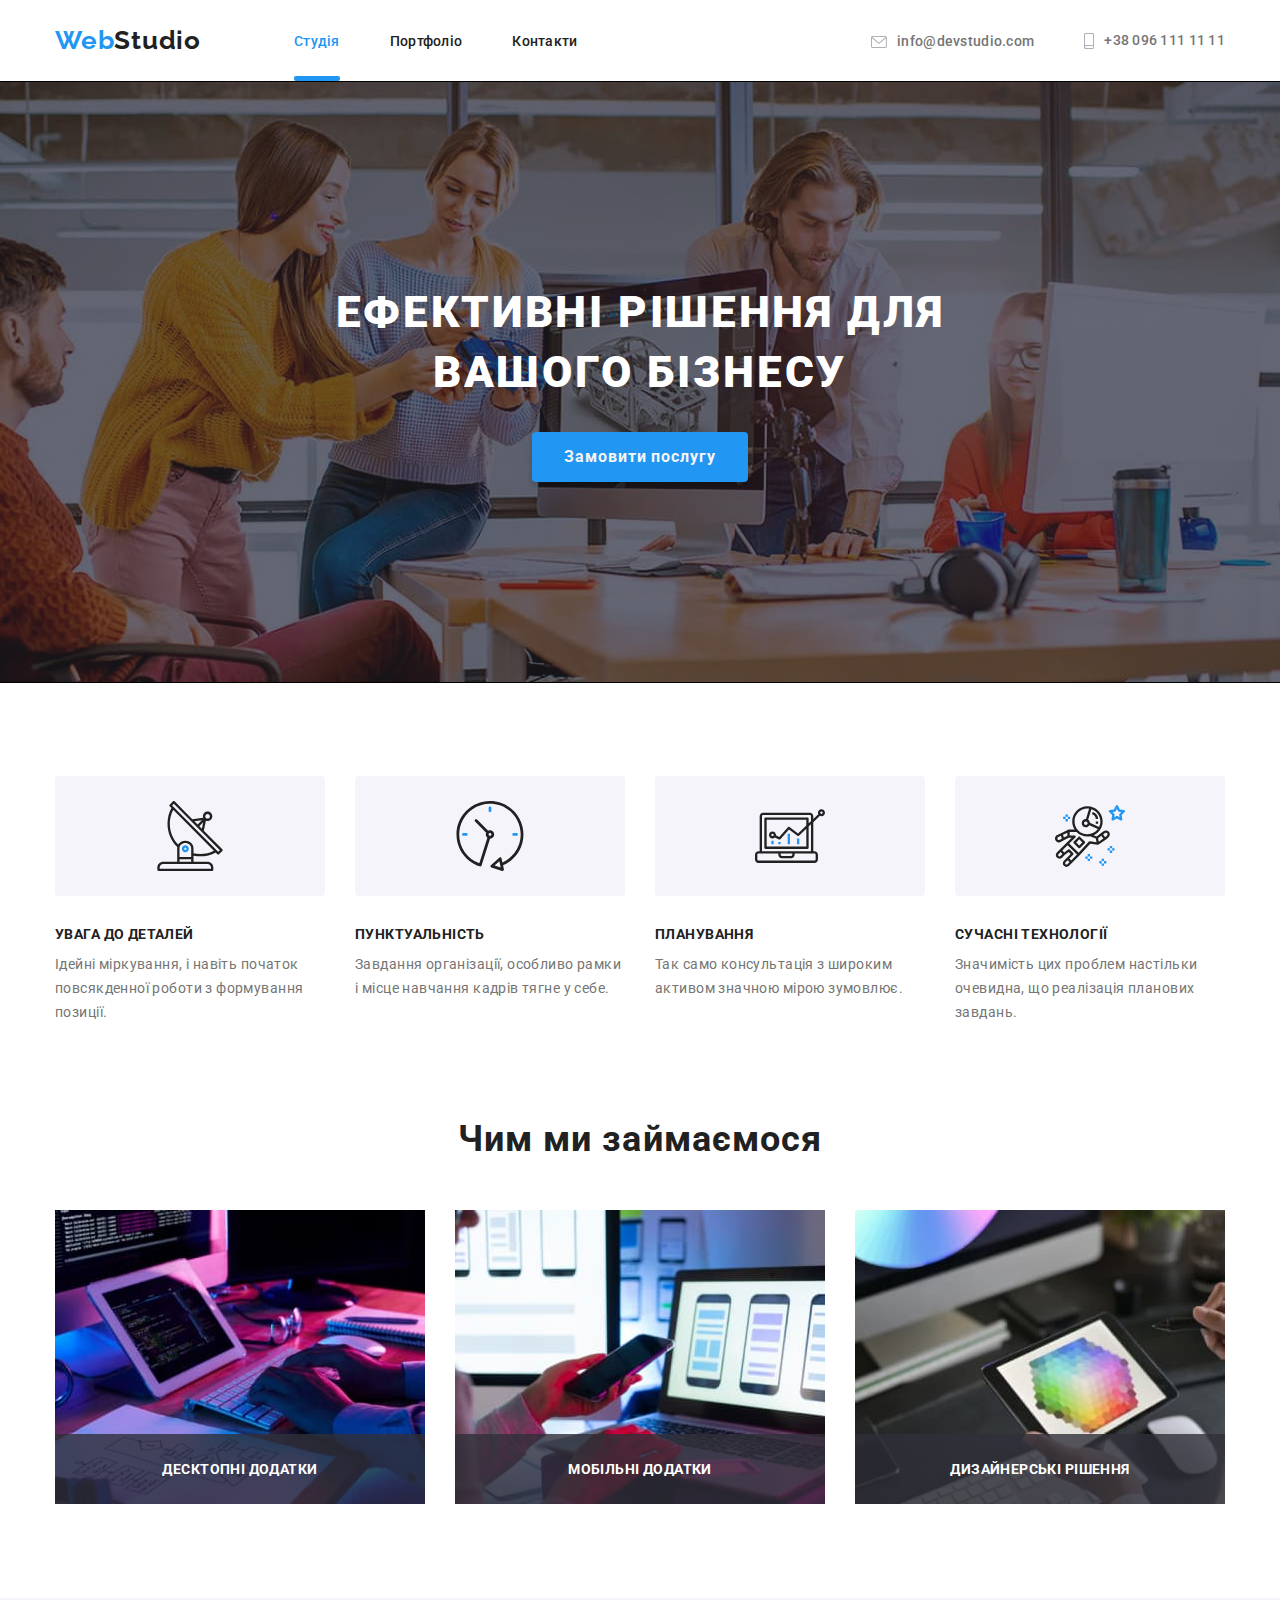
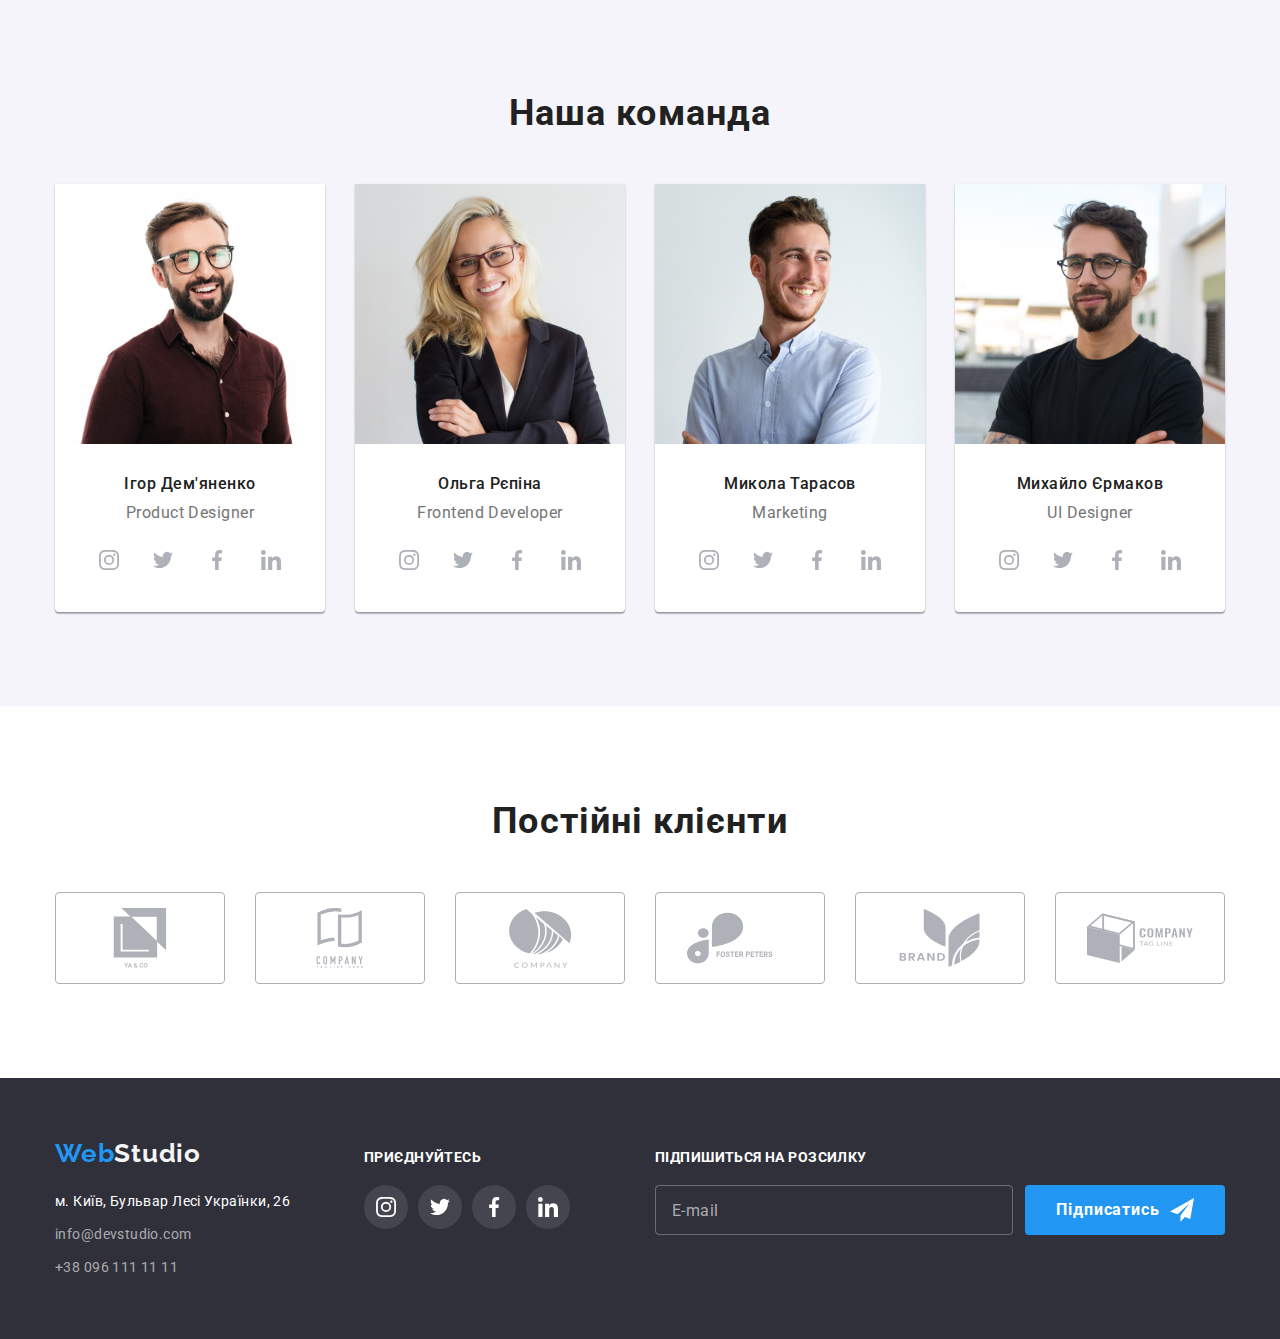
<file: index.html>
<!DOCTYPE html>
<html lang="uk">
<head>
    <meta charset="UTF-8">
    <meta http-equiv="X-UA-Compatible" content="IE=edge">
    <meta name="viewport" content="width=device-width, initial-scale=1.0">
    <link rel="preconnect" href="https://fonts.googleapis.com">
    <link rel="preconnect" href="https://fonts.gstatic.com" crossorigin>
    <link href="https://fonts.googleapis.com/css2?family=Raleway:wght@700&family=Roboto:wght@400;500;700;900&display=swap"
    rel="stylesheet">
    <link rel="stylesheet" href="https://cdnjs.cloudflare.com/ajax/libs/modern-normalize/1.1.0/modern-normalize.min.css">
    <link rel="stylesheet" href="./css/styles.css">
    <title>Студія</title>
    </head>
<body class="page">
    <!-- HEADER -->
    <header class="header">
    <div class="container main-header">
        <nav class="nav-list">
    <a href="" class="logo">
    <span class="logo-color">Web</span>Studio                </a>
    <ul class="site-nav list">
        <li class="item"><a href="" class="link current">Студія</a></li>
        <li class="item"><a href="./portfolio.html" class="link">Портфоліо</a></li>
        <li class="item"><a href="" class="link">Контакти</a></li>
    </ul>
        </nav>
                
                        <ul class="contacts list">
    
    <li class="item">
                <a href="mailto:info@devstudio.com" class="phone-link link"><svg class="phone icon" width="16" height="12">
        <use href="./image/icons.svg#phone"></use>
        </svg>info@devstudio.com</a></li>
   
        <li class="item">
                <a href="tel:+380961111111" class="phone-link link"><svg class="phone icon" width="10" height="16">
            <use href="./image/icons.svg#smartphone"></use>
        </svg>+38 096 111 11 11</a>
    </li>
    </ul>
    
    </header>
    
    <main>

    <section class="hero">
                    <div class="container">
<h1 class="hero-title">Ефективні рішення для вашого бізнесу</h1>
<button data-modal-open class="hero-button button" type="button">Замовити послугу</button>
     <div class="backdrop is-hidden" data-modal>
    <div class="modal">
    <button class="modal-icon" type="button" data-modal-close>
        <svg class="modal-icon-close" width="18" height="18">
            <use href="./image/icons.svg#icon-close"></use>
        </svg>
    </button>
        <form class="form">
            <p class="form-title" >Залиште свої дані, ми вам передзвонимо</p>
            
                <label for="name" >Им'я</label>
                <div class="icon-wrapper">
                <input class="input-icon" type="text" name="name" id="name" autofocus />
                <svg class="icon-form" width="18" height="18">
                    <use href="./image/icons.svg#person-black"></use>
                </svg>
            
        </div>
           
                <label for="tel">Телефон</label>
                <div class="icon-wrapper">
                    <input class="input-icon" type="tel" name="tel" id="tel" />
                 <svg class="icon-form" width="18" height="18">
                    <use href="./image/icons.svg#phone-black"></use>
                </svg> 
                        
            
        </div>
               
                <label for="mail">Пошта</label>
                <div class="icon-wrapper">
                    <input class="input-icon"
                     type="email" name="mail" id="mail" />
                <svg class="icon-form" width="18" height="18">
                    <use href="./image/icons.svg#email-black"></use>
                </svg>
            
        </div>
                          
                <label for="comment">Коментар</label>
                <textarea class="comment" name="comment" id="comment" placeholder="Введіть текст"></textarea>
                    
           <div class="form-field">
                <label class="contract">
                    <input type="checkbox" class="checkbox visually-hidden" required />
                    <svg class="contract-icon-mark" width="13" height="9">
                        <use href="./image/icons.svg#icon-check"></use>
                    </svg>
                
                    <span>
                        Погоджуюся з розсилкою та приймаю
                        <a href="" class="contract-file">Умови договору</a></span>
                </label> 
                
</div>
            <button class="feedback" type="submit">Відправити</button>
        </form>

       
    
  
</div>

</section>
<!-- Наші переваги -->
    <section class="section benefits">
                    <div class="container">
<h2 class="visually-hidden">Наші переваги</h2>
    <ul class="benefits-list list">
        <li class="item"> 
            <div class="svg-icon">
            <svg class="icon" width="70" height="70">
                <use href="./image/icons.svg#antenna"></use>
            </svg></div>
            <h2 class="title">Увага до деталей</h2>
            <p class="benefits-description">Ідейні міркування, і навіть початок повсякденної роботи з формування позиції.</p>
        </li>
                <li class="item">
                <div class="svg-icon">
                    <svg class="icon" width="70" height="70">
                        <use href="./image/icons.svg#clock"></use>
                    </svg></div>
                    <h2 class="title">Пунктуальність</h2>
                    <p class="benefits-description">Завдання організації, особливо рамки і місце навчання кадрів тягне у себе.</p>
                </li>
                        <li class="item">
                    <div class="svg-icon">
                            <svg class="icon" width="70" height="70">
                                <use href="./image/icons.svg#diagram"></use>
                            </svg></div>
                            <h2 class="title">Планування</h2>
                            <p class="benefits-description">Так само консультація з широким активом значною мірою зумовлює.</p>
                        </li>
                                <li class="item">
                        <div class="svg-icon">
                                    <svg class="icon" width="70" height="70">
                                        <use href="./image/icons.svg#astronaut"></use>
                                    </svg></div>
                                    <h2 class="title">Сучасні технології</h2>
                                    <p class="benefits-description">Значимість цих проблем настільки очевидна, що реалізація планових завдань.</p>
                                </li>
    </ul>
    </div>
</section>

<!-- Наші роботи -->
<section class="section">
                <div class="container">
<h2 class="section-title">Чим ми займаємося</h2>
<ul class="our-work list">
    <li class="item">
                <img src="image/box1.jpg" alt="case1" width="370" height="294">
                <p class="work">
                    ДЕСКТОПНІ ДОДАТКИ
                </p>
    </li>
    <li class="item">
                <img src="image/box2.jpg" alt="case2" width="370" height="294">
<p class="work">
    МОБІЛЬНІ ДОДАТКИ
</p>
    </li>
    <li class="item">
                <img src="image/box3.jpg" alt="case3" width="370" height="294">
    <p class="work">
        ДИЗАЙНЕРСЬКІ РІШЕННЯ
    </p>
            </li>
    
</ul>
</div>
</section>

<!-- Наша команда -->
<section class="section team">
                <div class="container">
<h2 class="section-title">Наша команда</h2>
<ul class="our-team list">
    <li class="item">
                <img class="team-img" src="image/pd.jpg" alt="Ігор" width="270" height="260">
                <div class="team-description">
                <h3 class="team-member">Ігор Дем'яненко</h3>
                <p class="profession">Product Designer</p>
                <ul class="social-icons list">
                    <li>
                        <a href="" class="social-link">
                            <svg class="icon" width="20" height="20">
                                <use href="./image/icons.svg#instagram"></use>
                            </svg>
                        </a>
                    </li>
                    <li>
                        <a href="" class="social-link">
                            <svg class="icon" width="20" height="20">
                                <use href="./image/icons.svg#twitter"></use>
                            </svg>
                        </a>
                    </li>
                    <li><a href="" class="social-link">
                        <svg class="icon" width="20" height="20">
                            <use href="./image/icons.svg#facebook"></use>
                        </svg>
                    </a>
                    </li>
                    <li>
                        <a href="" class="social-link">
                            <svg class="icon" width="20" height="20">
                                <use href="./image/icons.svg#linkedin"></use>
                            </svg>
                        </a>
                    </li>
                </ul>
</div>
    </li>
    <li class="item">
                 <img class="team-img" src="image/fd.jpg" alt="Ольга" width="270" height="260">
                <div class="team-description">
                <h3 class="team-member">Ольга Рєпіна</h3>
                <p class="profession">Frontend Developer</p>
                <ul class="social-icons list">
                    <li>
                        <a href="" class="social-link">
                            <svg class="icon" width="20" height="20">
                                <use href="./image/icons.svg#instagram"></use>
                            </svg>
                        </a>
                    </li>
                    <li>
                        <a href="" class="social-link">
                            <svg class="icon" width="20" height="20">
                                <use href="./image/icons.svg#twitter"></use>
                            </svg>
                        </a>
                    </li>
                    <li><a href="" class="social-link">
                            <svg class="icon" width="20" height="20">
                                <use href="./image/icons.svg#facebook"></use>
                            </svg>
                        </a>
                    </li>
                    <li>
                        <a href="" class="social-link">
                            <svg class="icon" width="20" height="20">
                                <use href="./image/icons.svg#linkedin"></use>
                            </svg>
                        </a>
                    </li>
                </ul>
</div>
    </li>
    <li class="item">
                <img class="team-img" src="image/marketing.jpg" alt="Микола" width="270" height="260">
                <div class="team-description">
                <h3 class="team-member">Микола Тарасов</h3>
                <p class="profession">Marketing</p>
                <ul class="social-icons list">
                    <li>
                        <a href="" class="social-link">
                            <svg class="icon" width="20" height="20">
                                <use href="./image/icons.svg#instagram"></use>
                            </svg>
                        </a>
                    </li>
                    <li>
                        <a href="" class="social-link">
                            <svg class="icon" width="20" height="20">
                                <use href="./image/icons.svg#twitter"></use>
                            </svg>
                        </a>
                    </li>
                    <li><a href="" class="social-link">
                            <svg class="icon" width="20" height="20">
                                <use href="./image/icons.svg#facebook"></use>
                            </svg>
                        </a>
                    </li>
                    <li>
                        <a href="" class="social-link">
                            <svg class="icon" width="20" height="20">
                                <use href="./image/icons.svg#linkedin"></use>
                            </svg>
                        </a>
                    </li>
                </ul>
</div>
    </li>
    <li class="item">
                <img class="team-img" src="image/uid.jpg" alt="Михайло" width="270" height="260">
                <div class="team-description">
                <h3 class="team-member">Михайло Єрмаков</h3>
                <p class="profession">UI Designer</p>
                <ul class="social-icons list">
                    <li>
                        <a href="" class="social-link">
                            <svg class="icon" width="20" height="20">
                                <use href="./image/icons.svg#instagram"></use>
                            </svg>
                        </a>
                    </li>
                    <li>
                        <a href="" class="social-link">
                            <svg class="icon" width="20" height="20">
                                <use href="./image/icons.svg#twitter"></use>
                            </svg>
                        </a>
                    </li>
                    <li><a href="" class="social-link">
                            <svg class="icon" width="20" height="20">
                                <use href="./image/icons.svg#facebook"></use>
                            </svg>
                        </a>
                    </li>
                    <li>
                        <a href="" class="social-link">
                            <svg class="icon" width="20" height="20">
                                <use href="./image/icons.svg#linkedin"></use>
                            </svg>
                        </a>
                    </li>
                </ul>
</div>
    </li>

</ul>
</div>
</section>
<!-- Постійні клієнти -->
<section class="section clients">
    <div class="container">
        <h2 class="section-title">Постійні клієнти</h2>
               <ul class="our-clients list">
            <li class="clients-list item">
                <a href="" class="clients-link">
                      <svg class="icon" width="106" height="60">
                    <use href="./image/icons.svg#client-1"></use>
                </svg>
                </a>
            </li>
            <li class="clients-list item">
                                <a href="" class="clients-link">
                <svg class="icon" width="106" height="60">
                    <use href="./image/icons.svg#client-2"></use>
                </svg>
            </a>
                            </li>
            <li class="clients-list item">
                                <a href="" class="clients-link">
                <svg class="icon" width="106" height="60">
                    <use href="./image/icons.svg#client-3"></use>
                </svg>
                </a>
            </li>
            <li class="clients-list item">
                                <a href="" class="clients-link">
                <svg class="icon" width="106" height="60">
                    <use href="./image/icons.svg#client-4"></use>
                </svg>
                </a>
            </li>
            <li class="clients-list item">
                                <a href="" class="clients-link">
                <svg class="icon" width="106" height="60">
                    <use href="./image/icons.svg#client-5"></use>
                </svg>
                </a>
            </li>
            <li class="clients-list item">
                                <a href="" class="clients-link">
                <svg class="icon" width="106" height="60">
                    <use href="./image/icons.svg#client-6"></use>
                </svg>
                </a>
            </li>
        </ul>
        
    </div>
</section>
    </main>
    <footer class="footer">  
        <div class="container footer-main">   
            <div class="footer-general">
            <div class="logo-address">
            <a href="" class="logo">
            <span class="logo-color">Web</span><span class="logo-color-name">Studio</span></a>
                <address>
                    
        <ul class="footer-contacts list">
        <li class="item"><a href="https://goo.gl/maps/XcFaBaofBQ11y2KW9" target="_blank" class="address link" rel="noreferrer noopener nofollow">
         м. Київ, Бульвар Лесі Українки, 26</a></li>
        <li class="item"><a href="mailto:info@devstudio.com" class="link">info@devstudio.com</a></li>
        <li class="item"><a href="tel:+380961111111" class="link">+38 096 111 11 11</a></li>
        </ul>
        </address>
        </div>
        <div class="social-footer">
            <p class="footer-title">Приєднуйтесь</p>
<ul class="social-icons list">
    <li>
        <a href="" class="social-link">
            <svg class="icon" width="20" height="20">
                <use href="./image/icons.svg#instagram"></use>
            </svg>
        </a>
    </li>
    <li>
        <a href="" class="social-link">
            <svg class="icon" width="20" height="20">
                <use href="./image/icons.svg#twitter"></use>
            </svg>
        </a>
    </li>
    <li><a href="" class="social-link">
            <svg class="icon" width="20" height="20">
                <use href="./image/icons.svg#facebook"></use>
            </svg>
        </a>
    </li>
    <li>
        <a href="" class="social-link">
            <svg class="icon" width="20" height="20">
                <use href="./image/icons.svg#linkedin"></use>
            </svg>
        </a>
    </li>
</ul>
        </div>
        <form class="subscribe">
        <p class="footer-title">Підпишиться на розсилку</p>
        <div class="form-field-footer">
            <input type="mail" name="mail" id="mail" placeholder="E-mail" class="mail-holder"  />
        
<button class="subscribe-button" type="submit">Підписатись
    <svg class="submit-icon" height="24" width="24">
        <use href="./image/icons.svg#icon-send"></use>
    </svg>
</button></div>
        </div>
        </div>
    </form>
    </footer>
        <script>
            (() => {
                document.querySelector('.js-speaker-form').addEventListener('submit', e => {
                    e.preventDefault();

                    new FormData(e.currentTarget).forEach((value, name) => console.log(`${name}: ${value}`));

                    e.currentTarget.reset();
                });
            })();
        </script>

    <script src="./js/modal.js"></script>
</body>
</html>
</file>
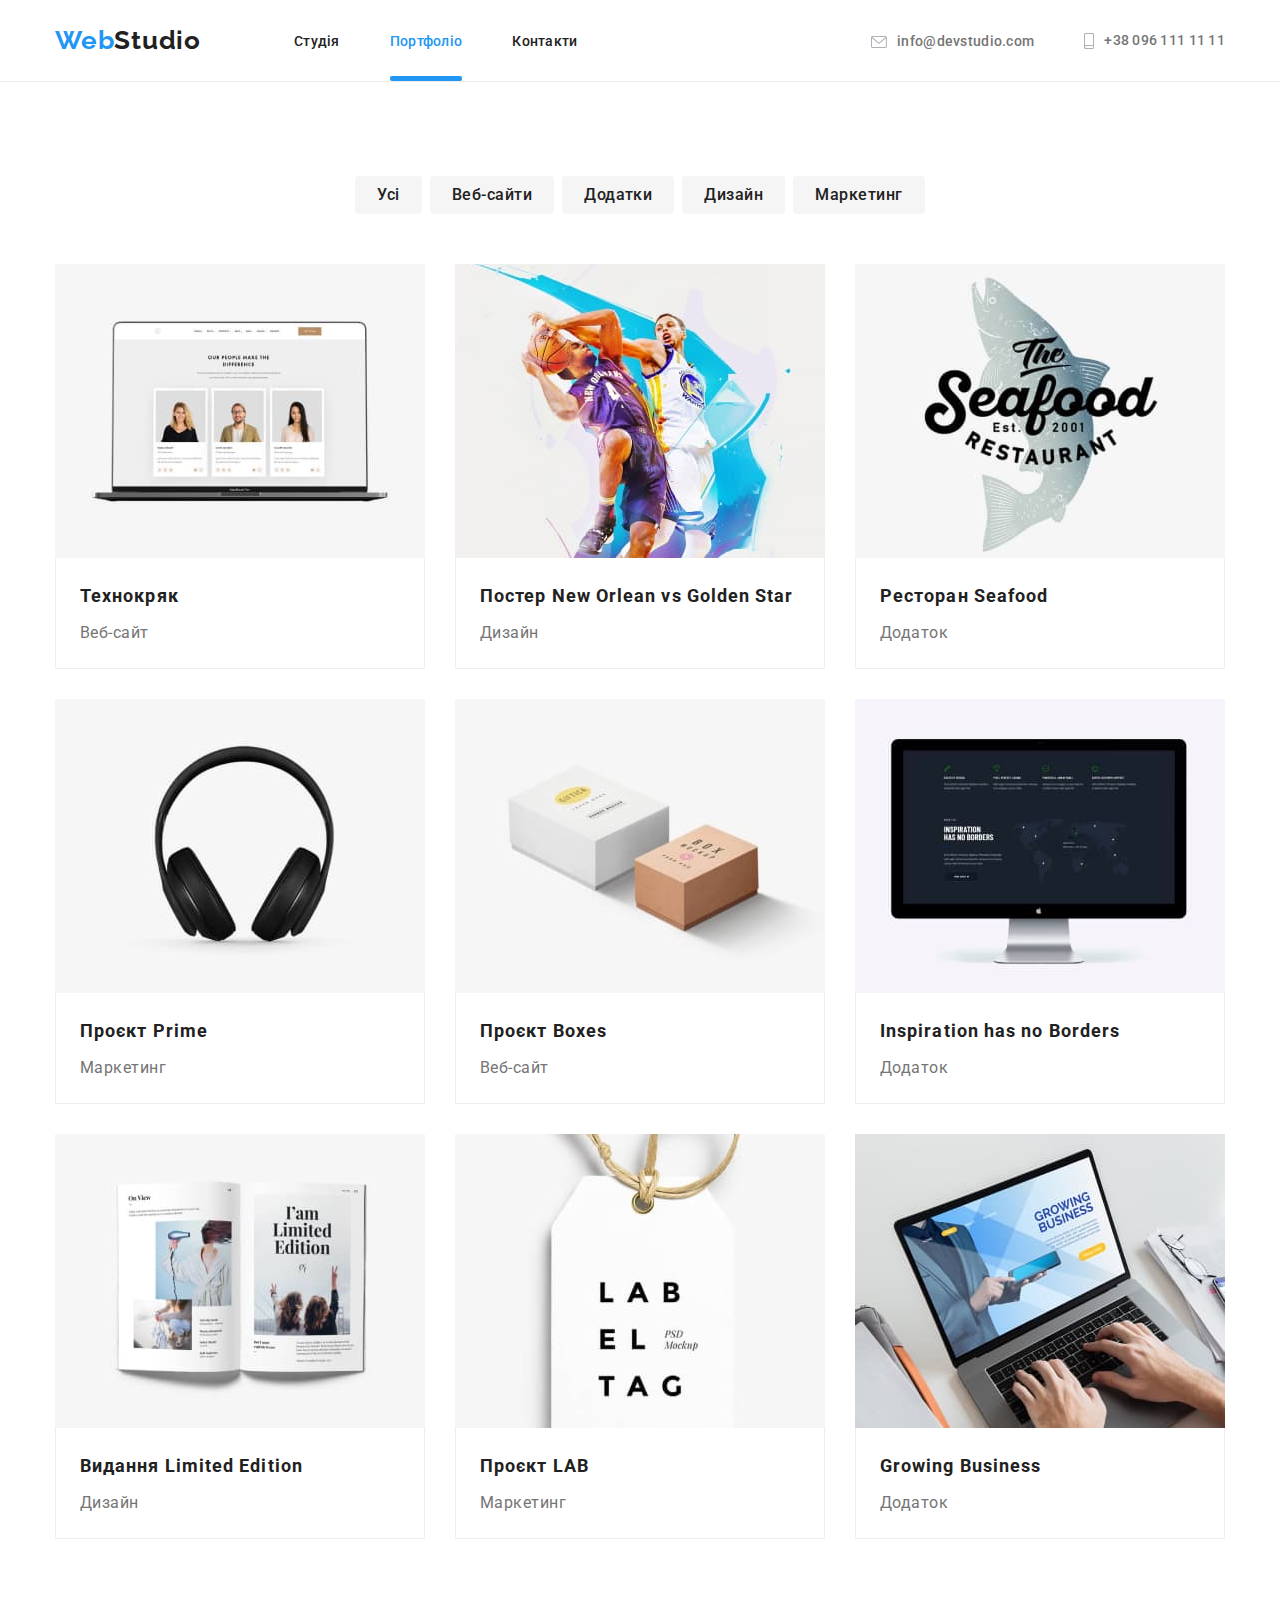
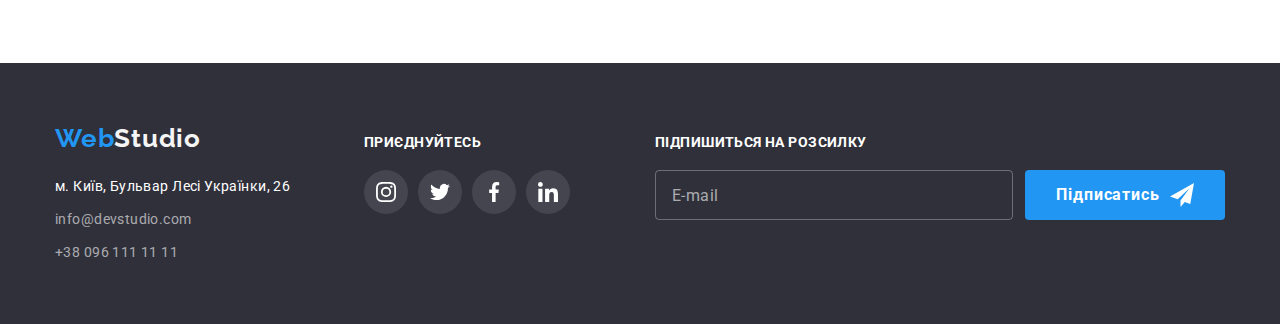
<file: portfolio.html>
<!DOCTYPE html>
<html lang="en">
<head>
    <meta charset="UTF-8">
    <meta http-equiv="X-UA-Compatible" content="IE=edge">
    <meta name="viewport" content="width=device-width, initial-scale=1.0">
    <link rel="preconnect" href="https://fonts.googleapis.com">
    <link rel="preconnect" href="https://fonts.gstatic.com" crossorigin>
    <link href="https://fonts.googleapis.com/css2?family=Raleway:wght@700&family=Roboto:wght@400;500;700;900&display=swap"
     rel="stylesheet">
    <title>Портфоліо</title>
        <link rel="stylesheet" href="https://cdnjs.cloudflare.com/ajax/libs/modern-normalize/1.1.0/modern-normalize.min.css">
    <link rel="stylesheet" href="./css/styles.css">

</head>
<body class="page">
    <!-- HEADER -->
    <header class="header">
        <div class="container main-header">
            <nav class="nav-list">
                <a href="" class="logo">
                    <span class="logo-color">Web</span>Studio </a>
                <ul class="site-nav list">
    <li class="item"><a href="./index.html" class="link">Студія</a></li>
    <li class="item"><a href="" class="link current">Портфоліо</a></li>
    <li class="item"><a href="" class="link">Контакти</a></li>
</ul>
</nav>

<ul class="contacts list">

    <li class="item">
        <a href="mailto:info@devstudio.com" class="phone-link link"><svg class="phone icon" width="16" height="12">
                <use href="./image/icons.svg#phone"></use>
            </svg>info@devstudio.com</a>
    </li>

    <li class="item">
        <a href="tel:+380961111111" class="phone-link link"><svg class="phone icon" width="10" height="16">
                <use href="./image/icons.svg#smartphone"></use>
            </svg>+38 096 111 11 11</a>
    </li>
</ul>
</div>
</header>
    
    <main>
        <section class="section portfolio">
                        <div class="container">
    <h1 class="visually-hidden">Наші переваги</h1>
        <ul class="projects list">
        <li class="item"><button class="projects-button button" type="button">Усі</button></li>
        <li class="item"><button class="projects-button button" type="button">Веб-сайти</button></li>
        <li class="item"><button class="projects-button button" type="button">Додатки</button></li>
        <li class="item"><button class="projects-button button" type="button">Дизайн</button></li>
        <li class="item"><button class="projects-button button" type="button">Маркетинг</button></li>
    </ul>

<ul class="project-list list">
<li class="item"> 
       <a class="project-item" href="">
        <div class="project-box">
         
            <img src="image/techno.jpg" alt="Технокряк" width="370" height="294">
            <div class="overlay">
            <p class="overlay-text">Ресурс пропонує комплексні пропозиції з різним рівнем функціоналу та сервісів. Все це дозволить відвідувачу отримати
            вичерпні відомості про компанію чи приватну особу.</p>
        </div>
</div>
            <div class="name-project">
    <h2 class="title-project">Технокряк</h2>
    <p class="type-project">Веб-сайт</p>

</div>
</a>

</li>
    <li class="item"> 
        <a class="project-item" href="">
            <div class="project-box">
            <img src="image/orlean.jpg" alt="Постер" width="370" height="294">
            <div class="overlay">
                <p class="overlay-text">Ресурс пропонує комплексні пропозиції з різним рівнем функціоналу та сервісів. Все це
                    дозволить відвідувачу отримати
                    вичерпні відомості про компанію чи приватну особу.</p>
            </div>
            </div>
    <div class="name-project">
    <h2 class="title-project">Постер New Orlean vs Golden Star</h2>
    <p class="type-project">Дизайн</p>

</div>
</a></li>
    <li class="item"> 
        <a class="project-item" href="">
            <div class="project-box">
            <img src="image/seafood.jpg" alt="Ресторан" width="370" height="294">
            <div class="overlay">
                <p class="overlay-text">Ресурс пропонує комплексні пропозиції з різним рівнем функціоналу та сервісів. Все це
                    дозволить відвідувачу отримати
                    вичерпні відомості про компанію чи приватну особу.</p>
            </div></div>
    <div class="name-project">
    <h2 class="title-project">Ресторан Seafood</h2>
    <p class="type-project">Додаток</p></div>
</a></li>
    <li class="item"> <a class="project-item" href="">
        <div class="project-box">
        <img src="image/prime.jpg" alt="Проєкт 1" width="370" height="294">
        <div class="overlay">
            <p class="overlay-text">Ресурс пропонує комплексні пропозиції з різним рівнем функціоналу та сервісів. Все це
                дозволить відвідувачу отримати
                вичерпні відомості про компанію чи приватну особу.</p>
        </div></div>
    <div class="name-project">
    <h2 class="title-project">Проєкт Prime</h2>
    <p class="type-project">Маркетинг</p></div>
</a></li>
    <li class="item"> <a class="project-item" href="">
        <div class="project-box">
        <img src="image/boxes.jpg" alt="Проєкт 2" width="370" height="294">
        <div class="overlay">
            <p class="overlay-text">Ресурс пропонує комплексні пропозиції з різним рівнем функціоналу та сервісів. Все це
                дозволить відвідувачу отримати
                вичерпні відомості про компанію чи приватну особу.</p>
        </div></div>
    <div class="name-project">
    <h2 class="title-project">Проєкт Boxes</h2>
    <p class="type-project">Веб-сайт</p></div>
</a></li>
    <li class="item"> <a class="project-item" href="">
        <div class="project-box">
        <img src="image/inspiration.jpg" alt="Inspiration has no Borders" width="370" height="294">
    <div class="overlay">
        <p class="overlay-text">Ресурс пропонує комплексні пропозиції з різним рівнем функціоналу та сервісів. Все це
            дозволить відвідувачу отримати
            вичерпні відомості про компанію чи приватну особу.</p>
    </div></div>
        <div class="name-project">
    <h2 class="title-project">Inspiration has no Borders</h2>
    <p class="type-project">Додаток</p></div>
</a></li>
    <li class="item"> <a class="project-item" href="">
        <div class="project-box">
        <img src="image/limited.jpg" alt="Видання" width="370" height="294">
        <div class="overlay">
            <p class="overlay-text">Ресурс пропонує комплексні пропозиції з різним рівнем функціоналу та сервісів. Все це
                дозволить відвідувачу отримати
                вичерпні відомості про компанію чи приватну особу.</p>
        </div></div>
    <div class="name-project">
    <h2 class="title-project">Видання Limited Edition</h2>
    <p class="type-project">Дизайн</p></div>
</a></li>
    <li class="item"> <a class="project-item" href="">
        <div class="project-box">
        <img src="image/lab.jpg" alt="Проєкт 3" width="370" height="294">
        <div class="overlay">
            <p class="overlay-text">Ресурс пропонує комплексні пропозиції з різним рівнем функціоналу та сервісів. Все це
                дозволить відвідувачу отримати
                вичерпні відомості про компанію чи приватну особу.</p>
        </div></div>
    <div class="name-project">
    <h2 class="title-project">Проєкт LAB</h2>
    <p class="type-project">Маркетинг</p></div>
</a></li>
    <li class="item"> <a class="project-item" href="">
        <div class="project-box">
        <img src="image/business.jpg" alt="Growing Business" width="370" height="294">
        <div class="overlay">
            <p class="overlay-text">Ресурс пропонує комплексні пропозиції з різним рівнем функціоналу та сервісів. Все це
                дозволить відвідувачу отримати
                вичерпні відомості про компанію чи приватну особу.</p>
        </div></div>
    <div class="name-project">
    <h2 class="title-project">Growing Business</h2>
    <p class="type-project">Додаток</p></div>
</a></li>
</ul>
</div>
</section>


    </main>
    <footer class="footer">
        <div class="container footer-main">
            <div class="footer-general">
                <div class="logo-address">
                    <a href="" class="logo">
                        <span class="logo-color">Web</span><span class="logo-color-name">Studio</span></a>
                    <address>
    
                        <ul class="footer-contacts list">
                            <li class="item"><a href="https://goo.gl/maps/XcFaBaofBQ11y2KW9" target="_blank"
                                    class="address link" rel="noreferrer noopener nofollow">
                                    м. Київ, Бульвар Лесі Українки, 26</a></li>
                            <li class="item"><a href="mailto:info@devstudio.com" class="link">info@devstudio.com</a></li>
                            <li class="item"><a href="tel:+380961111111" class="link">+38 096 111 11 11</a></li>
                        </ul>
                    </address>
                </div>
                <div class="social-footer">
                    <p class="footer-title">Приєднуйтесь</p>
                    <ul class="social-icons list">
                        <li>
                            <a href="" class="social-link">
                                <svg class="icon" width="20" height="20">
                                    <use href="./image/icons.svg#instagram"></use>
                                </svg>
                            </a>
                        </li>
                        <li>
                            <a href="" class="social-link">
                                <svg class="icon" width="20" height="20">
                                    <use href="./image/icons.svg#twitter"></use>
                                </svg>
                            </a>
                        </li>
                        <li><a href="" class="social-link">
                                <svg class="icon" width="20" height="20">
                                    <use href="./image/icons.svg#facebook"></use>
                                </svg>
                            </a>
                        </li>
                        <li>
                            <a href="" class="social-link">
                                <svg class="icon" width="20" height="20">
                                    <use href="./image/icons.svg#linkedin"></use>
                                </svg>
                            </a>
                        </li>
                    </ul>
                </div>
                <form class="subscribe">
                    <p class="footer-title">Підпишиться на розсилку</p>
                    <div class="form-field-footer">
                        <input type="mail" name="mail" id="mail" placeholder="E-mail" class="mail-holder" />
    
                        <button class="subscribe-button" type="submit">Підписатись
                            <svg class="submit-icon" height="24" width="24">
                                <use href="./image/icons.svg#icon-send"></use>
                            </svg>
                        </button>
                    </div>
            </div>
        </div>
        </form>
    </footer>
</body>
</html>
</file>
<file: css/styles.css>
/* General */
:root {
    --primary-text-color: #212121;
    --secondary-text-color: #757575;
    --accent-color: #2196F3;
    --primary-white-color: #F5F5F5;
    --secondary-white-color:#FFFFFF;
    --social-color:#AFB1B8;
    --bg-color-secondary:#F5F4FA;
    --bg-footer:#2F303A;
    --overlay-color:#188CE8;
}
.page {
    color: var(--primary-text-color);
    font-family: Roboto, sans-serif;
       
}
.link, .logo, .project-item{
    text-decoration: none;
}


.list{
padding:0;
margin:0;
list-style: none;
}
.icon{
    fill: var(--social-color);
}

.visually-hidden {
    position: absolute;
    white-space: nowrap;
    width: 1px;
    height: 1px;
    overflow: hidden;
    border: 0;
    padding: 0;
    clip: rect(0 0 0 0);
    clip-path: inset(50%);
    margin: -1px;
}
h1,h2,h3,h4,h5,ul,p{
padding: 0;
margin: 0;
}
img{
    display: block;
    width: 100%;
    height: auto;
}
.container {
    margin-left: auto;
    margin-right: auto;
    width: 1200px;
    padding-left: 15px;
    padding-right: 15px;
    /* outline: 2px solid tomato; */
}

/* Header */
.header{
background-color: var(--secondary-white-col);
border-bottom: 1px solid #ECECEC;

}
.main-header{
    display: flex;
}
.nav-list{
    display: flex;
    align-items: center;
}
.site-nav{
    display: flex;
}
.site-nav .item:not(:last-child){
    margin-right: 50px;
}
.site-nav .link{
    position: relative;
    
}
.site-nav .link::after {
   position: absolute; 
   left: 0;
   bottom: 0;
    content: '';
    display: block;
width: 100%;
height: 5px;
background-color: var(--accent-color);
border-radius: 2px;
opacity: 0;
transition: opacity 250ms cubic-bezier(0.4, 0, 0.2, 1); 
}
.site-nav .link.current::after{
opacity: 1;
}

.contacts {
    display: flex;
    margin-left: auto;
    align-items: center;
}
.contacts .item+.item {
    margin-left: 50px;
}

.site-nav .link{
padding-top: 32px;
padding-bottom: 32px;
display: block;

color:var(--primary-text-color);
font-weight: 500;
font-size: 14px;
line-height: calc(16/14);
letter-spacing: 0.02em; 
transition: color 250ms cubic-bezier(0.4, 0, 0.2, 1);
}
.link.current {
color: var(--accent-color);
}
.site-nav .link:hover, .site-nav .link:focus
{
color:var(--accent-color);

}
.contacts .link {
  display: block;
    padding-top: 32px;
    padding-bottom: 32px;

  color: var(--secondary-text-color);
  font-weight: 500;
  font-size: 14px;
  line-height: calc(16/14);
  letter-spacing: 0.02em; 

    transition: color 250ms cubic-bezier(0.4, 0, 0.2, 1);
}

.contacts .link:hover,
.contacts .link:focus {
    color: var(--accent-color);
    
}
.logo {
    display: block;
        margin-right: 93px;

    color: var(--primary-text-color);
    font-family: Raleway;
     font-style: normal;
     font-weight: 700;
     font-size: 26px;
     line-height: 31px;
     letter-spacing: 0.03em;
     
 }

.logo-color {
     color: var(--accent-color);
 }
 .logo-color-name {
     color: var(--primary-white-color);
 }
 .phone{
     margin-right: 10px;
     vertical-align: middle;
 }
 .phone-link:hover .phone{
    fill: var(--accent-color);
     }

 /* Section */
 .hero{
    position: relative;
    padding-top: 200px;
    padding-bottom: 200px;

    text-align: center;
    
    /* overlay */
    max-width: 1600px;
        height: 600px;
        margin-left: auto;
        margin-right: auto;
        outline: 1px solid black;
        background-image: linear-gradient(to right,rgba(47, 48, 58,0.4),
        rgba(47, 48, 58, 0.4)), url("../image/hero.jpg");
    
        background-repeat: no-repeat;
        background-position: center;
       
     } 

 .hero-title{
margin: 0 auto;
margin-bottom: 30px;
width: 696px;

color: var(--secondary-white-color);
font-weight: 900;
font-size: 44px;
line-height: calc(60/44);
letter-spacing: 0.06em;
text-transform: uppercase;
}

.backdrop{
    position: fixed;
    left: 0px;
    top: 0px;
    width: 100%;
    height: 100%;
    z-index: 20;
    background-color: rgba(0, 0, 0, 0.2);
    opacity: 1;
transition: opacity 250ms cubic-bezier(0.4, 0, 0.2, 1);
    
}
 .backdrop.is-hidden{
    opacity: 0;
    pointer-events: none;
} 
.backdrop .is-hidden .modal {
    transform: translate(-50%, -50%) scale(1.1);
}

.modal{
    position: absolute;
    top: 50%;
    left: 50%;
    transform: translate(-50%, -50%);
    padding: 40px;

    width: 528px;
   
    box-shadow: 0px 1px 3px rgba(0, 0, 0, 0.12), 0px 1px 1px rgba(0, 0, 0, 0.14), 0px 2px 1px rgba(0, 0, 0, 0.2);
    border-radius: 4px;
   
    background-color: var(--secondary-white-color);
    transform: translate(-50%, -50%) scale(1);
    transition: transform 250ms cubic-bezier(0.4, 0, 0.2, 1);
}
 .modal-icon-close{
   
     fill: #000;
    transition: fill 250ms cubic-bezier(0.4, 0, 0.2, 1); }

         .modal-icon:hover .modal-icon-close,
         .modal-icon:focus .modal-icon-close {
             fill: var(--accent-color);
             cursor: pointer;
         }

.modal-icon{
    position: absolute;
    top: 8px;
    right: 8px;
    width: 30px;
    height: 30px;
    display: flex;
    justify-content: center;
    align-items: center;
    border: 1px solid var(--social-color);
    border-radius: 50%;
    background: transparent;
    cursor: pointer;

  
} 
/* Форма реєстрації */
.form{
  
  display: flex;
  flex-direction: column;
  width: 100%;
/* outline: 1px solid tomato; */
}
  .form-title{
    display: flex;
    font-weight: 700;
    font-size: 20px;
    line-height: calc(23/20);
    
    letter-spacing: 0.03em;
    color: var(--primary-text-color);
    justify-content: center;
    margin-bottom: 12px;
  } 
 .icon-wrapper {
 margin-bottom: 10px;
 position: relative;
 display: flex;
 flex-direction: column;
    	}
    
.form label{
 margin: 0;
 padding: 0;
 font-size: 12px;
 line-height: calc(14/12);
letter-spacing: 0.01em;
text-align: left;

color: var(--secondary-text-color);
margin-bottom: 4px;
}
.form input{
border: 1px solid rgba(33, 33, 33, 0.2);
border-radius: 4px;
height: 40px;
color:var(--primary-text-color);
outline: 0;
transition: border-color 250ms cubic-bezier(0.4,0,0.2,1);
}

.form textarea{

border: 1px solid rgba(33, 33, 33, 0.2);
border-radius: 4px;
width: 100%;
height: 120px;
resize: none;
outline: 0;
padding: 12px 16px;
margin-bottom: 20px;
transition: border-color 250ms cubic-bezier(0.4,0,0.2,1);
}

.input-icon{
  padding-left: 42px;
}

.icon-form{
    position: absolute;
    top: 0;
    left: 12px;
    transform: translateY(50%);
    fill: var(--primary-text-color);
    transition: fill 250ms cubic-bezier(0.4, 0, 0.2, 1);
}

.input-icon:hover,
.input-icon:focus {
    border-color: var(--accent-color);
}

.input-icon:hover+.icon-form,
.input-form:focus+.icon-form {
    fill: var(--accent-color);
}

.comment:hover,
.comment:focus {
    border-color: var(--accent-color);
}
.form textarea:placeholder-shown{
  padding: 12px 16px;
}
.form textarea::placeholder{
font-size: 12px;
line-height: 1.16;
letter-spacing: 0.01em;

color: rgba(117, 117, 117, 0.5);
}
.form-field{
    margin-bottom: 30px;
}
.contract{
  position: relative;
  padding: 0;
  display: inline-flex;
  align-items:center;
  justify-content: center;
  margin-bottom: 30px;
  
}

.contract span{
margin: 0;
padding: 0;
font-size: 14px;
line-height: 1.71;
letter-spacing: 0.03em;
color: var(--secondary-text-color);

}

.checkbox{
  display: block;
  margin: 0;
  margin-right: 7px;
  
  width: 16px;
  height: 15px;
  
}

.contract-icon-mark{
  width: 16px;
  height: 15px;
  margin-right: 7px;
  
  border: 2px solid var(--primary-text-color);
  border-radius:2px; 
  fill: transparent; 
  
  transition: fill 250ms cubic-bezier(0.4,0,0.2,1),border 250ms cubic-bezier(0.4,0,0.2,1);
}

.checkbox:checked + .contract-icon-mark{
  border:none;
  background-color:var(--accent-color);
  fill: var(--primary-white-color); 
  transition: background-color 250ms cubic-bezier(0.4,0,0.2,1);
}

.contract-file{
  color:var(--accent-color);
  text-decoration: underline;
}

/* Секції */

.section{
    padding-bottom:94px;
    
} 
.section-title {
    margin-top:0;
    margin-bottom: 50px;
    font-weight: 700;

    font-size: 36px;
    line-height: calc(42/36);
    text-align: center;
    letter-spacing: 0.03em;
}
.title{
    font-weight: 700;
    font-size: 14px;
    line-height: calc(16/14);
    letter-spacing: 0.03em;
    text-transform: uppercase;
}
.benefits{
    padding-top: 94px;
}
.benefits-list, .our-work, .our-team{
    display: flex;
    
}
.benefits-list .title{
    margin-bottom: 10px;
}
    .benefits-list .item{
    margin-right: 30px;
    width: 270px;
        
    }
   .benefits-list .item:nth-child(4n) {
    margin-right: 0;
   }

.benefits-description{
color: var(--secondary-text-color);
font-weight: 400;
font-size: 14px;
line-height: calc(24/14);
letter-spacing: 0.03em;
}
.benefits-list .icon{
    
    fill: var(--primary-text-color);
}
.svg-icon{
margin-bottom: 30px;
width: 270px;
height: 120px;
justify-content: center;
    display: flex;
    align-items: center;
    background: var(--bg-color-secondary);
    border-radius: 4px;
}
.our-work{
    position: relative;
}
.our-work .item{
position: relative;
width: 370px;
margin-right: 30px;
}
.our-work .item:nth-child(3n) {
    margin-right: 0;
}
.work{
display:flex;
align-items: center;
justify-content: center;
width:100%;
height: 70px;

position: absolute;
bottom: 0px;
font-weight: 700;
font-size: 14px;
line-height: calc(16/14);
text-align: center;
letter-spacing: 0.03em;
text-transform: uppercase;

color: var(--secondary-white-color);
background: rgba(47, 48, 58, 0.8);

}
.our-team .item {
    margin-right: 30px;
    background: var(--secondary-white-color);
    box-shadow: 0px 1px 3px rgba(0, 0, 0, 0.12), 0px 1px 1px rgba(0, 0, 0, 0.14), 0px 2px 1px rgba(0, 0, 0, 0.2);
    border-radius: 0px 0px 4px 4px;
}

.our-team .item:nth-child(4n) {
    margin-right: 0;
}
.team{
    padding-top: 94px;
    background-color: var(--bg-color-secondary);
}
.our-team{
font-size: 16px;
line-height: calc(19/16);
text-align: center;
letter-spacing: 0.03em;

} 

.team-member{
    font-size: 16px;
    font-weight: 500;
    margin-bottom: 10px;
}
.profession{
    color: var(--secondary-text-color);
    font-weight: 400;
    font-size: 16px;

    }
    .team-description{
        padding-top: 30px;
        padding-bottom: 30px;
            }
            .team-img{
                display: block;
            }
.social-icons{
    margin: 16px 32px 0px 32px;
    gap: 10px;
    display: flex;
}  
.social-icons .icon{
    fill: var(--social-color);
}

.social-link {
    width: 44px;
    height: 44px;
    justify-content: center;
    display: flex;
    align-items: center;
    border-radius: 50%;
    color: var(--social-color);

    transition: background-color 250ms cubic-bezier(0.4, 0, 0.2, 1),
    fill 250ms cubic-bezier(0.4, 0, 0.2, 1);
}  
.social-icons .social-link:hover{
    background-color: var(--accent-color);
    
   }    
.social-icons .social-link:hover .icon{
    fill: var(--secondary-white-color);
  
    } 

/* Our clients */
.our-clients{
    display: flex;
    }


.our-clients .item:not(:last-child) {
    margin-right: 30px;}

.clients-list .icon{
transition: fill 250ms cubic-bezier(0.4, 0, 0.2, 1);
}

.clients-list:hover .icon,
.clients-list:focus .icon{
fill: var(--accent-color);
}
.our-clients .clients-link{
    transition: border 250ms cubic-bezier(0.4, 0, 0.2, 1);
}
.our-clients .clients-link:hover,
.our-clients .clients-link:focus {
border: 1px solid var(--accent-color);

}
.clients-list{
    flex-basis: calc((100% - 150px) / 6);
    height: 92px;
    transition: fill 250ms cubic-bezier(0.4, 0, 0.2, 1);
    
}
    
.clients-link{
display: flex;
justify-content: center;
align-items: center;
width: 100%;
height: 100%;

border: 1px solid var(--social-color);
border-radius: 4px;

}

.clients{
    padding-top: 94px;
    
}

/* Portfolio */
.portfolio{
padding-top: 94px;
padding-bottom: 94px;
}
.projects{
    display: flex;
    justify-content: center;
    margin-bottom: 50px;
}
.projects .item:not(:last-child) {
    margin-right: 8px;
}
.title-project{
   color: var(--primary-text-color);
    font-weight: 700;
    font-size: 18px;
    line-height: 2;   
    letter-spacing: 0.06em;
}
.type-project{
    color: var(--secondary-text-color);
    font-weight: 400;
    font-size: 16px;
    line-height: calc(30/16);
    letter-spacing: 0.03em;
}
.project-list{
    display: flex;
    flex-wrap: wrap;
   }
 
.project-list .item{
    margin-right: 30px;
    margin-bottom: 30px;
   
}
.project-list .item:nth-child(3n){
margin-right: 0;
}

.project-list .title-project {
    margin-bottom: 4px;
}
.name-project{
    padding: 20px 24px;
    border-right: 1px solid #EEEEEE;
    border-bottom: 1px solid #EEEEEE;
    border-left: 1px solid #EEEEEE;
}
.project-item{
   position: relative;
    display: block;
    transition: box-shadow 250ms cubic-bezier(0.4, 0, 0.2, 1);
}
.project-item:hover {
box-shadow: 0px 1px 1px rgba(0, 0, 0, 0.12), 0px 4px 4px rgba(0, 0, 0, 0.06), 1px 4px 6px rgba(0, 0, 0, 0.16);

}
.project-item:hover .overlay{
    transform: translateY(0);
    opacity: 1;
   

}
.project-box{
    position: relative;
    overflow: hidden;
}
.overlay{
    
    position: absolute;
    top: 0;
    left: 0;
    width: 100%;
    height: 100%;
    background-color: rgba(33, 150, 243, 0.9);
     opacity: 0;
    transform: translateY(100%); 
    transition: transform 250ms cubic-bezier(0.4, 0, 0.2, 1),
            opacity 250ms cubic-bezier(0.4, 0, 0.2, 1);
}
.project-box:hover .overlay {
    transform: translateY(0);
    opacity: 1;
    
}
 .overlay-text{
    position: absolute;
    bottom: 0;
    top: 0;
    left: 0;
    right: 0;
    display: flex;
    align-items: center;
    justify-content: center;
    width: 314px;
    padding-left: 32px;
    font-weight: 400;
    font-size: 18px;
    line-height: calc(28/18);
    letter-spacing: 0.03em;
    
    color: var(--secondary-white-color);
    } 

/* Footer */
address{
    font-style: normal;
}
.footer{
 padding-top: 60px;
 padding-bottom: 60px;
 background-color: var(--bg-footer);
 
 }
.footer-main .logo {
margin-bottom: 20px;
} 
.footer-general {
    display: flex;
    align-items: baseline;
}

.social-footer{
   margin-left: 70px;
   
      }

    .social-footer .social-link{
    
    fill: var(--secondary-white-color);
    background-color: rgba(255, 255, 255, 0.1);
    
} 
    .social-footer .icon{
    fill: var(--secondary-white-color);
    }
      
    .footer-title{
       margin-bottom: 20px;
        font-weight: 700;
        font-size: 14px;
        line-height: calc(16/14);
        letter-spacing: 0.03em;
        text-transform: uppercase;
        color: var(--secondary-white-color); 
    }
    .social-footer .social-icons{
        margin: 0;
    }

.footer-contacts .link{
color: rgba(255, 255, 255, 0.6); 
font-weight: 400;
font-size: 14px;
line-height: calc(24/14);
letter-spacing: 0.03em;
transition: color 250ms cubic-bezier(0.4, 0, 0.2, 1);
}
.footer-contacts .address{
 color: var(--secondary-white-color);  
}
.footer-contacts .link:hover,
.footer-contacts .link:focus {
 color: var(--accent-color);

}

.footer-contacts .item:not(:last-child) {
    margin-bottom: 9px;
}
.subscribe{
    margin-left: auto;
}
.form-field-footer {
    display: flex;
    align-items: flex-end;
    }
.form-field-footer input {
    width: 358px;
    height: 50px;
    
    background-color: inherit;
    border: 1px solid rgba(255, 255, 255, 0.3);
    border-radius: 4px;
    padding-left: 16px;
    outline: 0;
    transition: border-color 250ms cubic-bezier(0.4, 0, 0.2, 1);
}

.form-field-footer input::placeholder {
    font-size: 16px;
    line-height: calc(20/16);

    align-items: center;
    letter-spacing: 0.03em;

    color: rgba(255, 255, 255, 0.6);

}
.mail-holder {
    color: var(--secondary-white-color);
}

.mail-holder:hover,
.mail-holder:focus {
    border-color: var(--accent-color);

}
.subscribe-button {
    background-color: var(--accent-color);
    font-weight: 700;
    font-size: 16px;
    line-height: calc(30/16);

    display: flex;
    justify-content: center;
    align-items: center;
    text-align: center;
    letter-spacing: 0.06em;

    color: var(--secondary-white-color);
    box-shadow: 0;
    border-radius: 4px;

    width: 200px;
    height: 50px;
    margin-left: 12px;
    border-color: transparent;
    transition: box-shadow 250ms cubic-bezier(0.4, 0, 0.2, 1), background-color 250ms cubic-bezier(0.4, 0, 0.2, 1);
}

.subscribe-button:hover,
.subscribe-button:focus {
    box-shadow: 0px 4px 4px rgba(0, 0, 0, 0.15);
    background-color: var(--accent-color);
    cursor: pointer;
}
.submit-icon {
    fill: var(--secondary-white-color);
    margin-left: 10px;
}

/* Button */
.button {
    color: var(--primary-text-color);
    background-color: var(--secondary-white-color);
    font-size: 16px;
    font-family: inherit;
    cursor: pointer;
    text-decoration: none;
    text-align: center;
   
}
.button.hero-button {
    padding: 10px 32px;
    
    font-weight: 700;
    line-height: calc(30/16);
    align-items: center;
    letter-spacing: 0.06em;

    color: var(--primary-white-color);
    background-color: var(--accent-color);
    box-shadow: 0px 4px 4px rgba(0, 0, 0, 0.15);
    border-radius: 4px;
    border: none;

transition: background-color 250ms cubic-bezier(0.4, 0, 0.2, 1);
}
.button.hero-button:focus,
.button.hero-button:hover {
    background-color: var(--accent-color);
       }
 .button.projects-button{ 
    padding: 6px 22px;
    color:var(--primary-text-color);
    background-color: var(--primary-white-color);  
    font-weight: 500;
    line-height: calc(26/16);
    letter-spacing: 0.03em;
    border-radius: 4px;
    border: none;
    transition: color 250ms cubic-bezier(0.4, 0, 0.2, 1), 
    background-color 250ms cubic-bezier(0.4, 0, 0.2, 1),
    filter 250ms cubic-bezier(0.4, 0, 0.2, 1);
}
.button.projects-button:focus,
.button.projects-button:hover {
    background-color: var(--accent-color);
    color: var(--primary-white-color);
    filter: drop-shadow(0px 4px 4px rgba(0, 0, 0, 0.25));

}

.feedback{
padding: 10px 52px;

    font-weight: 700;
    line-height: calc(30/16);
    letter-spacing: 0.06em;
    align-items: center;
    text-align: center;
    letter-spacing: 0.06em;
margin: auto;
    color: var(--primary-white-color);
    background-color: var(--accent-color);
    box-shadow: 0px 4px 4px rgba(0, 0, 0, 0.15);
    border-radius: 4px;
    border: none;
    cursor: pointer;
}
.feedback:focus,
.feedback:hover {
    background-color: var(--accent-color);
    

}
.button.subscribe-button {
    padding: 10px 52px;

    font-weight: 700;
    line-height: calc(30/16);
    align-items: center;
    letter-spacing: 0.06em;
    /* display: flex; */
    align-items: center;
    text-align: center;
    letter-spacing: 0.06em;

    color: var(--primary-white-color);
    background-color: var(--accent-color);
    box-shadow: 0px 4px 4px rgba(0, 0, 0, 0.15);
    border-radius: 4px;
    border: none;
}

.button.subscribe-button:focus,
.button.subscribe-button:hover {
    background-color: var(--accent-color);
    color: var(--primary-white-color);
    filter: drop-shadow(0px 4px 4px rgba(0, 0, 0, 0.25));

}
/* .feedback {

    justify-content: center;
    width: 200px;
    height: 50px;
    /* margin-top: 30px; */
    border-color: transparent;
    background-color: var(--accent-color);
    border-radius: 4px;
    font-weight: 700;
    font-size: 16px;
    line-height: calc(30/16);

    letter-spacing: 0.06em;

    color: var(--secondary-white-color);
    box-shadow: 0;
    transition: box-shadow 250ms cubic-bezier(0.4, 0, 0.2, 1);
} */
</file>
